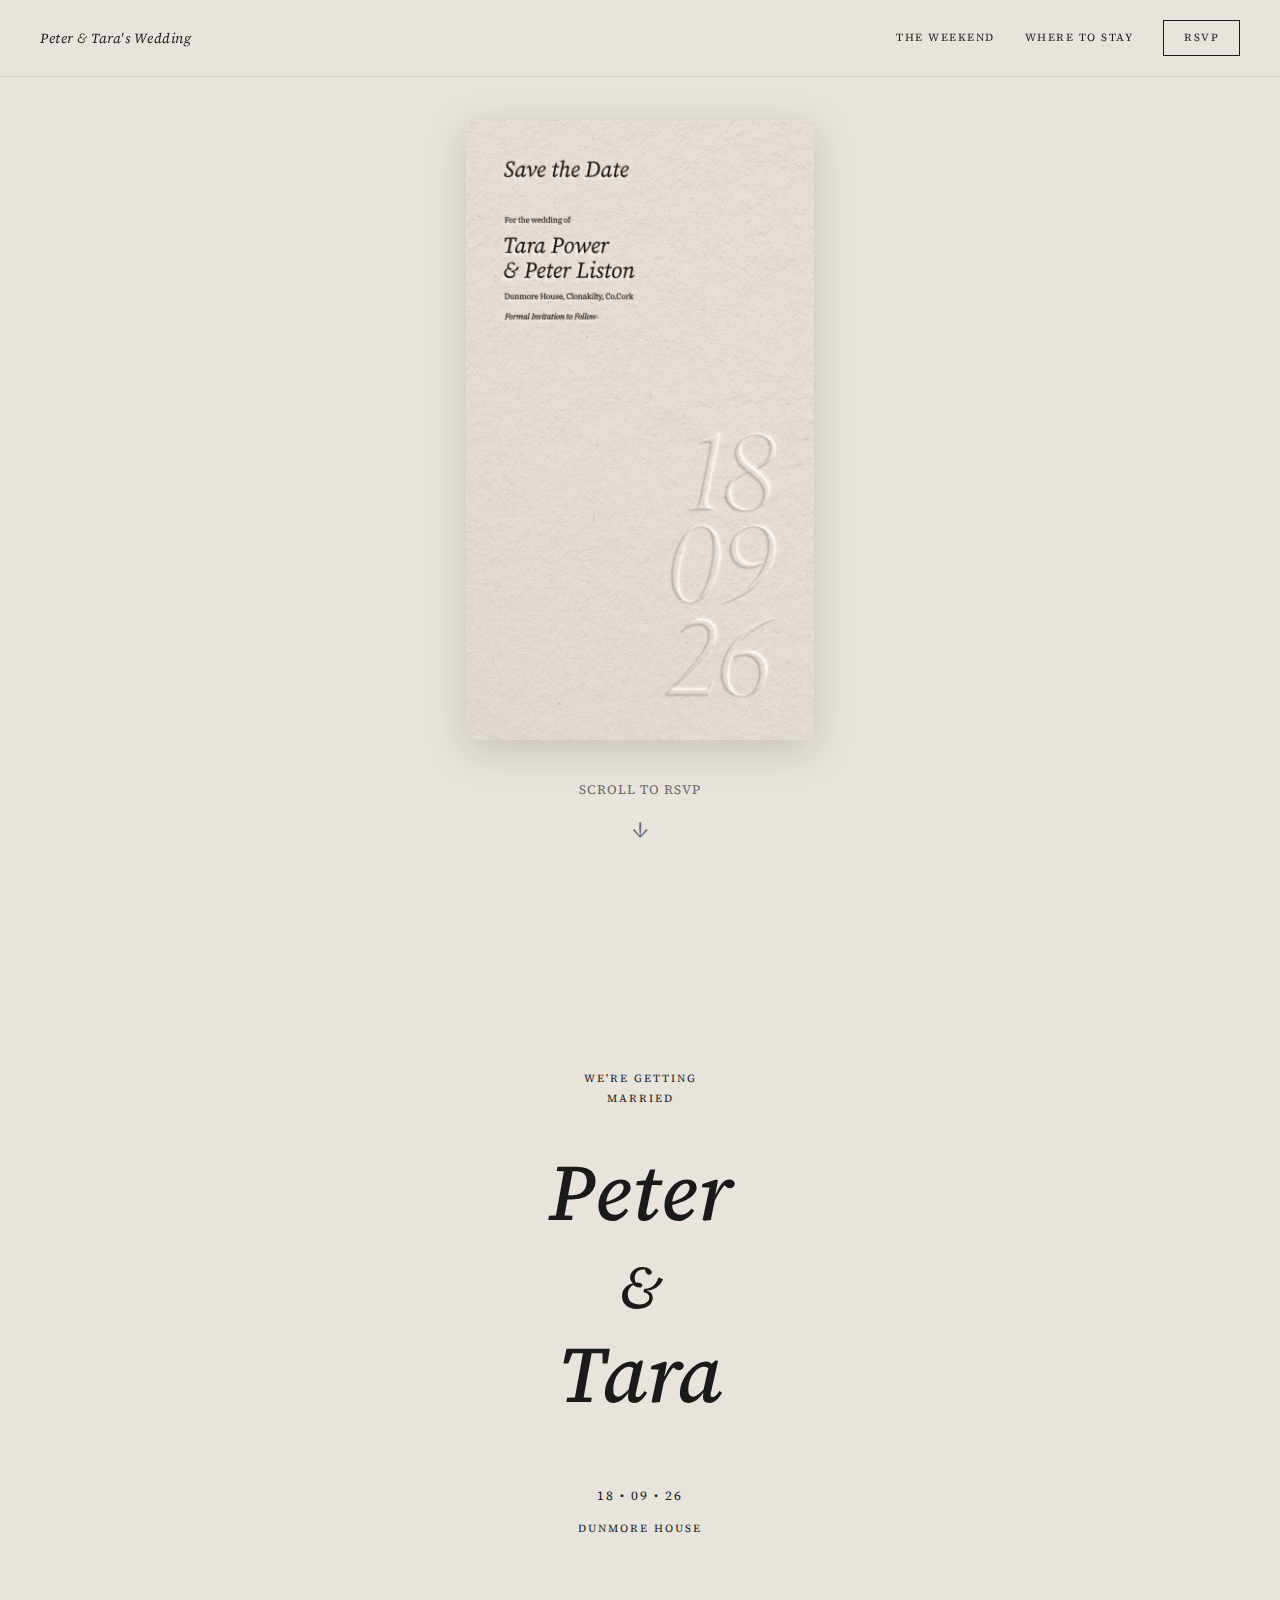
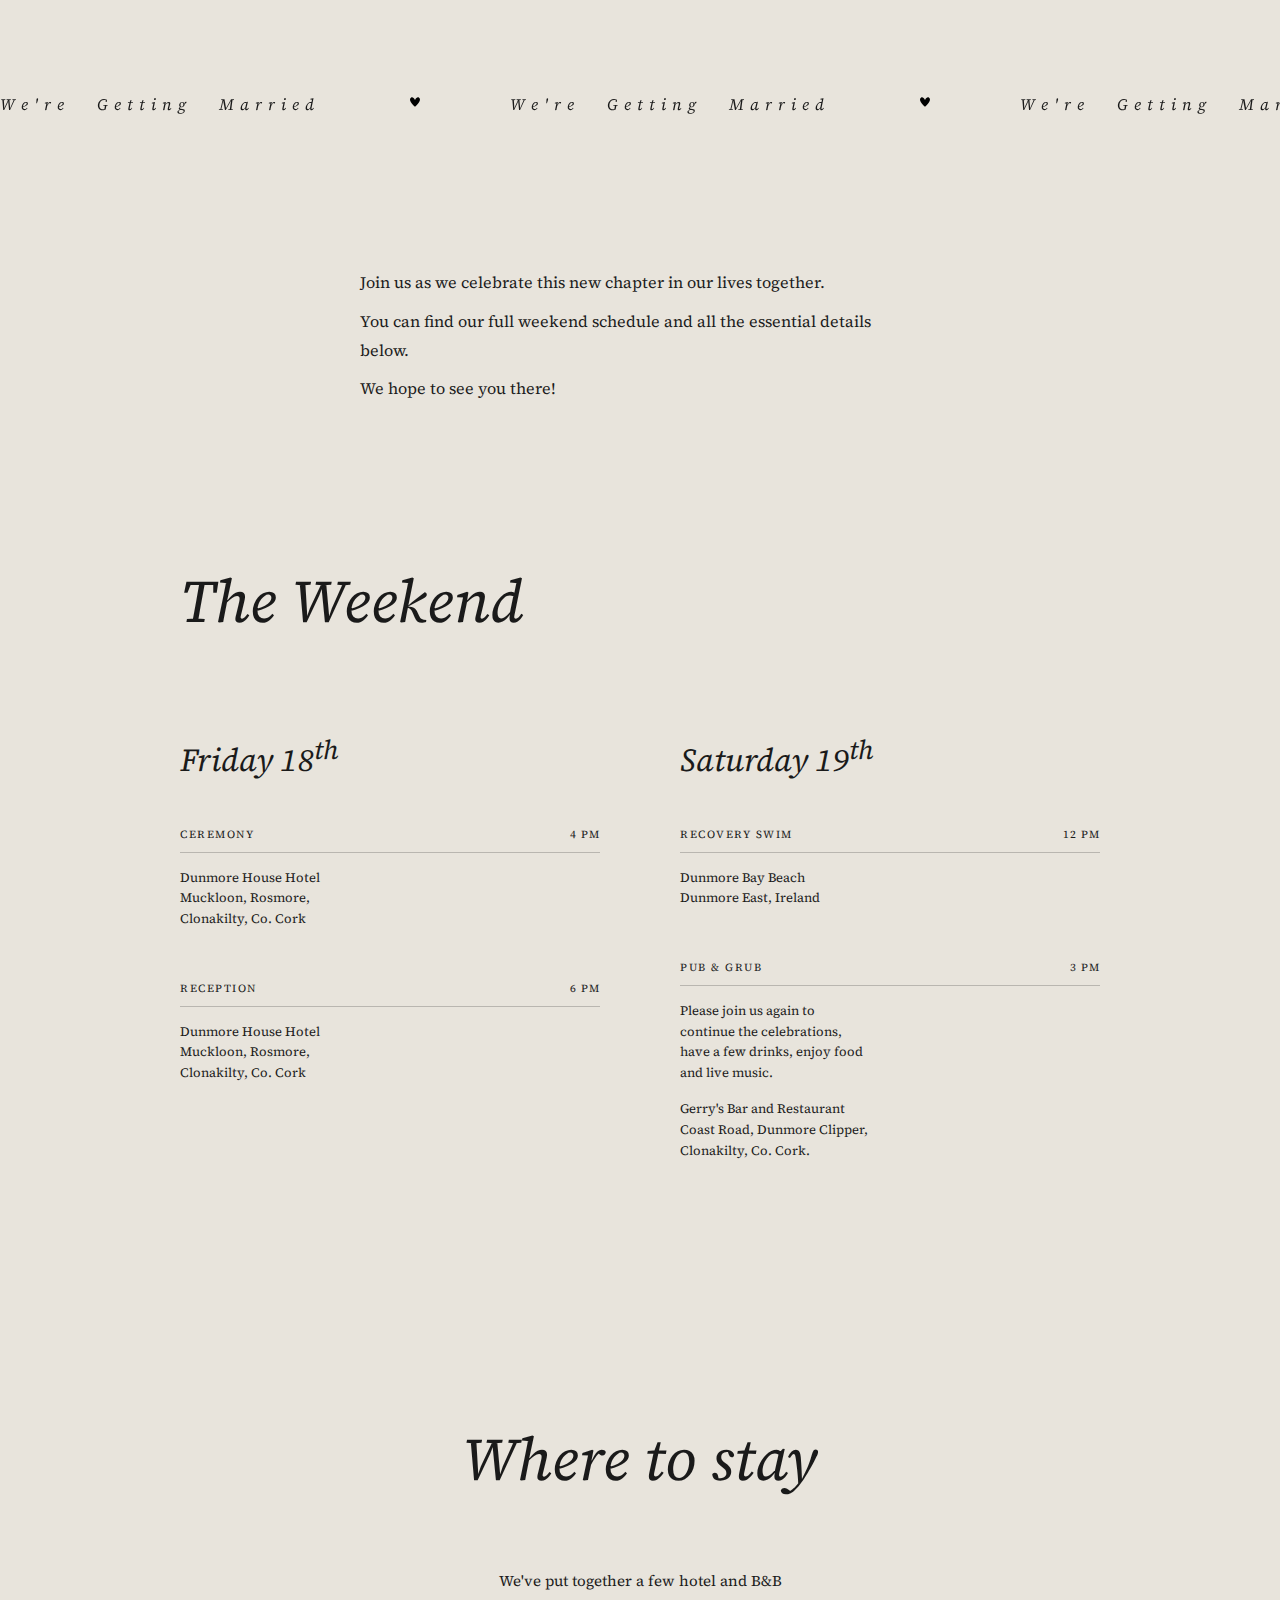
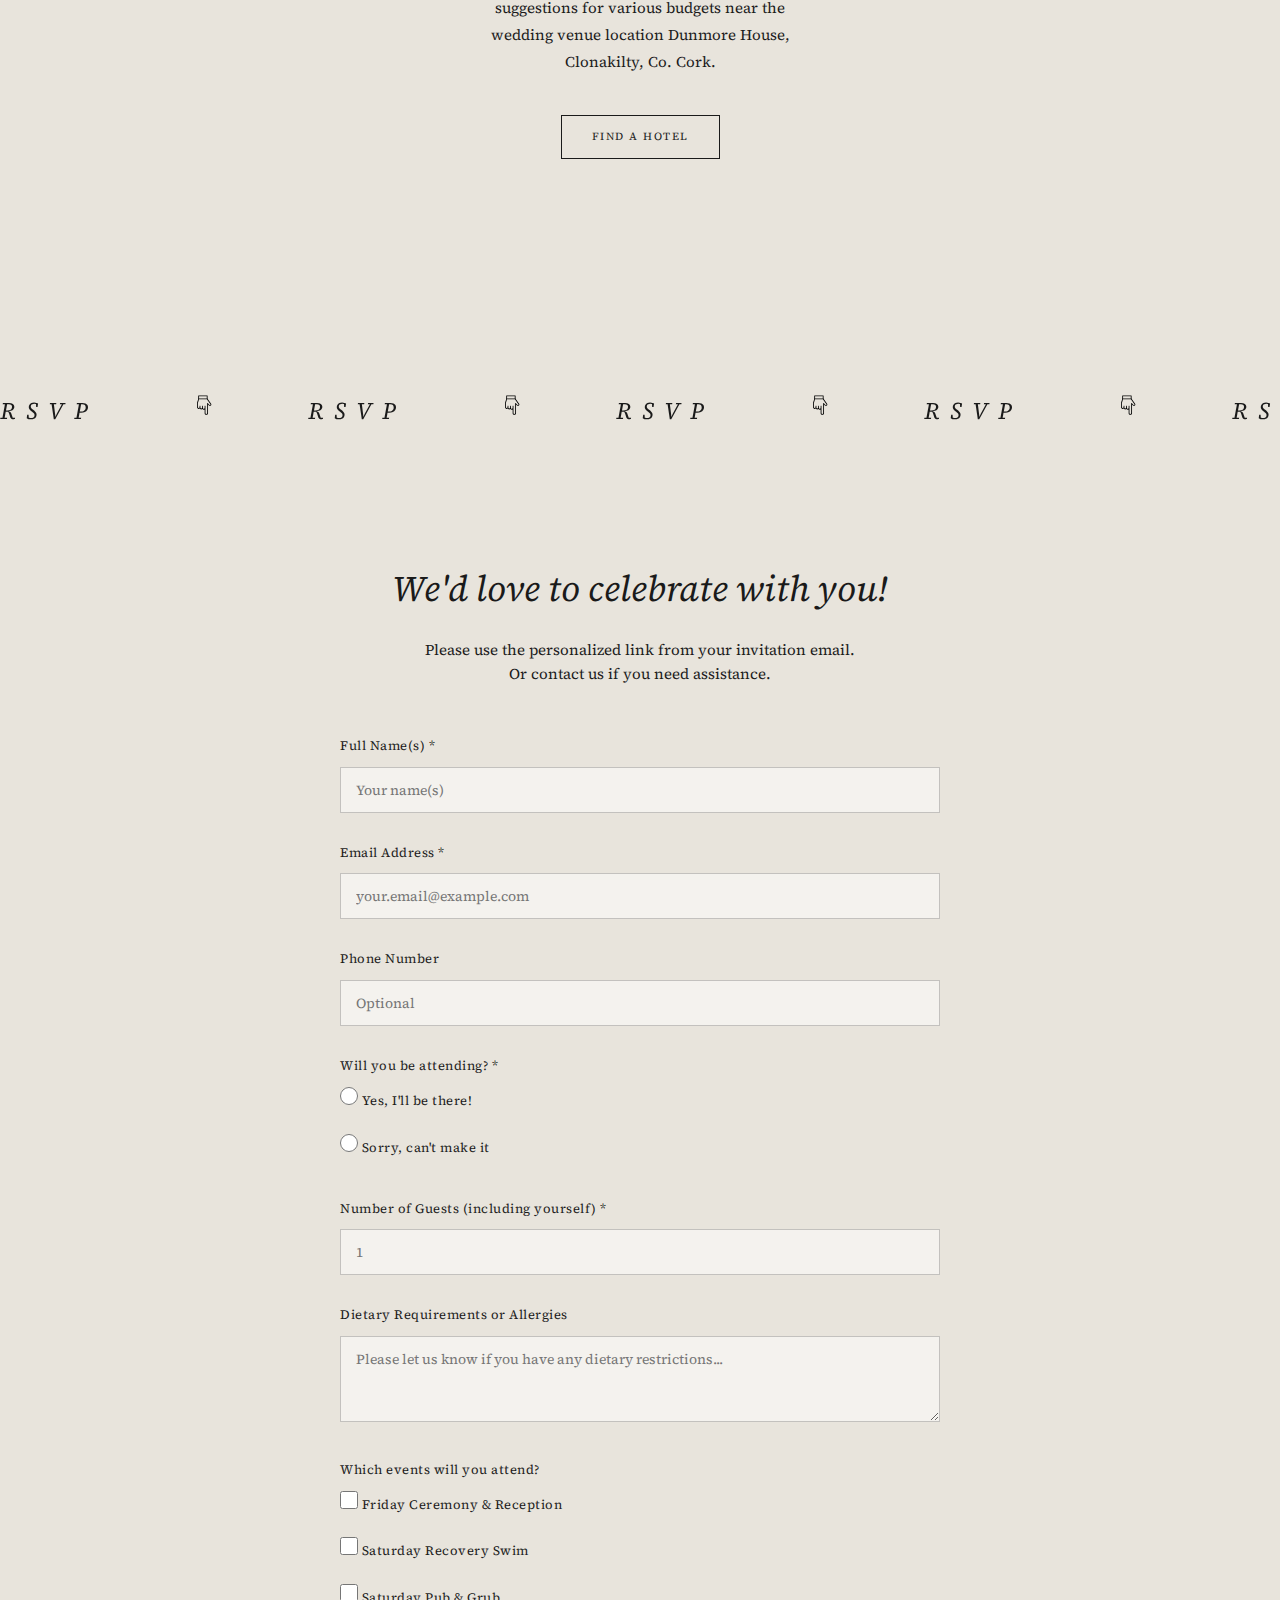
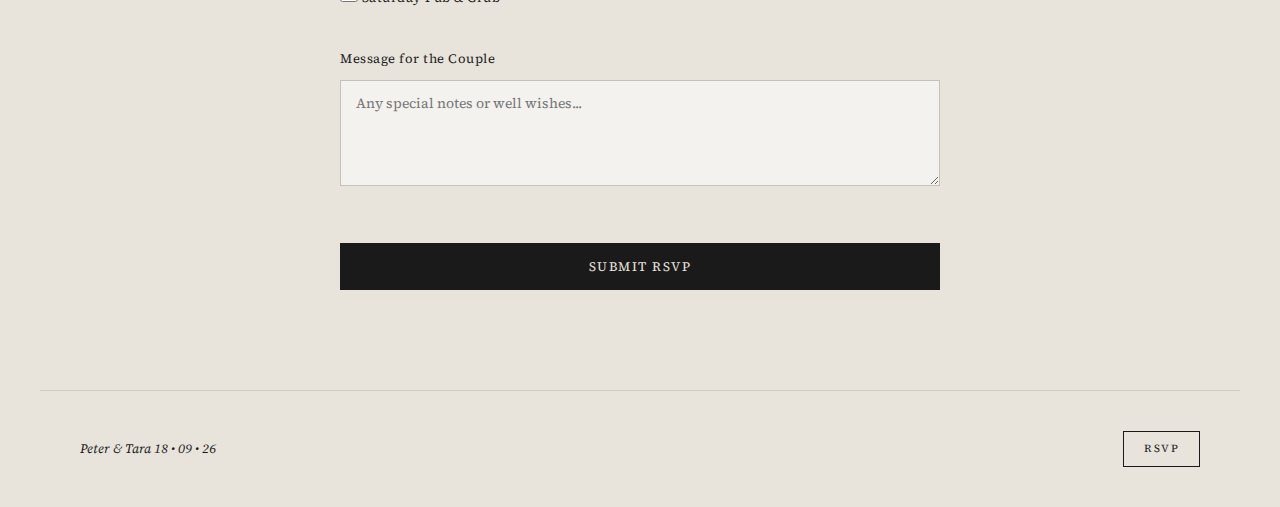
<file: index.html>
<!DOCTYPE html>
<html lang="en">
<head>
    <meta charset="UTF-8">
    <meta name="viewport" content="width=device-width, initial-scale=1.0">
    <title>Peter & Tara's Wedding - September 18, 2026</title>
    <link rel="stylesheet" href="styles.css?v=20260214-WAVE">
</head>
<body>
    <!-- Navigation -->
    <nav class="navbar">
        <div class="nav-brand">Peter & Tara's Wedding</div>
        <div class="nav-links">
            <a href="#weekend">THE WEEKEND</a>
            <a href="#stay">WHERE TO STAY</a>
            <a href="#rsvp" class="rsvp-button">RSVP</a>
        </div>
    </nav>

    <!-- Digital Invitation Section -->
    <section class="digital-invitation">
        <div class="invitation-container">
            <img src="invitation.png" alt="Peter & Tara's Wedding Invitation" class="invitation-image">
            <div class="scroll-hint">
                <span>Scroll to RSVP</span>
                <span class="scroll-arrow">↓</span>
            </div>
        </div>
    </section>

    <!-- Hero Section -->
    <section class="hero">
        <div class="hero-content">
            <p class="hero-subtitle">WE'RE GETTING<br>MARRIED</p>
            <h1 class="hero-names">
                Peter<br>
                <span class="ampersand">&</span><br>
                Tara
            </h1>
            <p class="hero-details">
                <span class="hero-date">18 • 09 • 26</span><br>
                <span class="hero-venue">DUNMORE HOUSE</span>
            </p>
        </div>
        
        <!-- Decorative Banner -->
        <div class="banner-container">
            <div class="banner">
                <span>W</span><span>e</span><span>'</span><span>r</span><span>e</span><span> </span><span>G</span><span>e</span><span>t</span><span>t</span><span>i</span><span>n</span><span>g</span><span> </span><span>M</span><span>a</span><span>r</span><span>r</span><span>i</span><span>e</span><span>d</span><span> </span>
                <img src="Links/TP_WEDDING_WEBSITE_HEART-02.svg" alt="heart" class="banner-heart">
                <span> </span><span>W</span><span>e</span><span>'</span><span>r</span><span>e</span><span> </span><span>G</span><span>e</span><span>t</span><span>t</span><span>i</span><span>n</span><span>g</span><span> </span><span>M</span><span>a</span><span>r</span><span>r</span><span>i</span><span>e</span><span>d</span><span> </span>
                <img src="Links/TP_WEDDING_WEBSITE_HEART-02.svg" alt="heart" class="banner-heart">
                <span> </span><span>W</span><span>e</span><span>'</span><span>r</span><span>e</span><span> </span><span>G</span><span>e</span><span>t</span><span>t</span><span>i</span><span>n</span><span>g</span><span> </span><span>M</span><span>a</span><span>r</span><span>r</span><span>i</span><span>e</span><span>d</span><span> </span>
                <img src="Links/TP_WEDDING_WEBSITE_HEART-02.svg" alt="heart" class="banner-heart">
                <span> </span><span>W</span><span>e</span><span>'</span><span>r</span><span>e</span><span> </span><span>G</span><span>e</span><span>t</span><span>t</span><span>i</span><span>n</span><span>g</span><span> </span><span>M</span><span>a</span><span>r</span><span>r</span><span>i</span><span>e</span><span>d</span><span> </span>
                <img src="Links/TP_WEDDING_WEBSITE_HEART-02.svg" alt="heart" class="banner-heart">
            </div>
        </div>

        <!-- Introduction Text -->
        <div class="intro-text">
            <p>Join us as we celebrate this new chapter in our lives together.</p>
            <p>You can find our full weekend schedule and all the essential details below.</p>
            <p>We hope to see you there!</p>
        </div>
    </section>

    <!-- The Weekend Section -->
    <section id="weekend" class="weekend-section">
        <div class="container">
            <h2 class="section-title">The Weekend</h2>
            
            <div class="schedule">
                <!-- Friday -->
                <div class="day-schedule">
                    <h3 class="day-title">Friday 18<sup>th</sup></h3>
                    
                    <div class="event">
                        <div class="event-header">
                            <span class="event-name">CEREMONY</span>
                            <span class="event-time">4 PM</span>
                        </div>
                        <p class="event-location">
                            Dunmore House Hotel<br>
                            Muckloon, Rosmore,<br>
                            Clonakilty, Co. Cork
                        </p>
                    </div>
                    
                    <div class="event">
                        <div class="event-header">
                            <span class="event-name">RECEPTION</span>
                            <span class="event-time">6 PM</span>
                        </div>
                        <p class="event-location">
                            Dunmore House Hotel<br>
                            Muckloon, Rosmore,<br>
                            Clonakilty, Co. Cork
                        </p>
                    </div>
                </div>
                
                <!-- Saturday -->
                <div class="day-schedule">
                    <h3 class="day-title">Saturday 19<sup>th</sup></h3>
                    
                    <div class="event">
                        <div class="event-header">
                            <span class="event-name">RECOVERY SWIM</span>
                            <span class="event-time">12 PM</span>
                        </div>
                        <p class="event-location">
                            Dunmore Bay Beach<br>
                            Dunmore East, Ireland
                        </p>
                    </div>
                    
                    <div class="event">
                        <div class="event-header">
                            <span class="event-name">PUB & GRUB</span>
                            <span class="event-time">3 PM</span>
                        </div>
                        <p class="event-description">
                            Please join us again to<br>
                            continue the celebrations,<br>
                            have a few drinks, enjoy food<br>
                            and live music.
                        </p>
                        <p class="event-location">
                            Gerry's Bar and Restaurant<br>
                            Coast Road, Dunmore Clipper,<br>
                            Clonakilty, Co. Cork.
                        </p>
                    </div>
                </div>
            </div>
        </div>
    </section>

    <!-- Where to Stay Section -->
    <section id="stay" class="stay-section">
        <div class="container">
            <h2 class="section-title">Where to stay</h2>
            <p class="stay-description">
                We've put together a few hotel and B&B<br>
                suggestions for various budgets near the<br>
                wedding venue location Dunmore House,<br>
                Clonakilty, Co. Cork.
            </p>
            <a href="#accommodations" class="button">FIND A HOTEL</a>
        </div>
    </section>

    <!-- RSVP Section -->
    <section id="rsvp" class="rsvp-section">
        <div class="rsvp-banner">
            <div class="rsvp-banner-content">
                <span>R</span><span>S</span><span>V</span><span>P</span><span> </span>
                <img src="Links/TP_WEDDING_WEBSITE_HAND-01.svg" alt="hand" class="rsvp-hand">
                <span> </span><span>R</span><span>S</span><span>V</span><span>P</span><span> </span>
                <img src="Links/TP_WEDDING_WEBSITE_HAND-01.svg" alt="hand" class="rsvp-hand">
                <span> </span><span>R</span><span>S</span><span>V</span><span>P</span><span> </span>
                <img src="Links/TP_WEDDING_WEBSITE_HAND-01.svg" alt="hand" class="rsvp-hand">
                <span> </span><span>R</span><span>S</span><span>V</span><span>P</span><span> </span>
                <img src="Links/TP_WEDDING_WEBSITE_HAND-01.svg" alt="hand" class="rsvp-hand">
                <span> </span><span>R</span><span>S</span><span>V</span><span>P</span><span> </span>
                <img src="Links/TP_WEDDING_WEBSITE_HAND-01.svg" alt="hand" class="rsvp-hand">
                <span> </span><span>R</span><span>S</span><span>V</span><span>P</span><span> </span>
                <img src="Links/TP_WEDDING_WEBSITE_HAND-01.svg" alt="hand" class="rsvp-hand">
            </div>
        </div>
        
        <div class="container">
            <div class="rsvp-form-container">
                <h2 class="rsvp-title">We'd love to celebrate with you!</h2>
                <p class="rsvp-subtitle">Please let us know if you can join us by filling out the form below.</p>
                
                <form id="rsvpForm" class="rsvp-form">
                    <div class="form-group">
                        <label for="name">Full Name(s) *</label>
                        <input type="text" id="name" name="name" required placeholder="Your name(s)">
                    </div>
                    
                    <div class="form-group">
                        <label for="email">Email Address *</label>
                        <input type="email" id="email" name="email" required placeholder="your.email@example.com">
                    </div>
                    
                    <div class="form-group">
                        <label for="phone">Phone Number</label>
                        <input type="tel" id="phone" name="phone" placeholder="Optional">
                    </div>
                    
                    <div class="form-group">
                        <label>Will you be attending? *</label>
                        <div class="radio-group">
                            <label class="radio-label">
                                <input type="radio" name="attending" value="Yes, I'll be there!" required>
                                <span>Yes, I'll be there!</span>
                            </label>
                            <label class="radio-label">
                                <input type="radio" name="attending" value="Sorry, can't make it">
                                <span>Sorry, can't make it</span>
                            </label>
                        </div>
                    </div>
                    
                    <div class="form-group">
                        <label for="guests">Number of Guests (including yourself) *</label>
                        <input type="number" id="guests" name="guests" min="0" max="10" required placeholder="1">
                    </div>
                    
                    <div class="form-group">
                        <label for="dietary">Dietary Requirements or Allergies</label>
                        <textarea id="dietary" name="dietary" rows="3" placeholder="Please let us know if you have any dietary restrictions..."></textarea>
                    </div>
                    
                    <div class="form-group">
                        <label>Which events will you attend?</label>
                        <div class="checkbox-group">
                            <label class="checkbox-label">
                                <input type="checkbox" name="events" value="Friday Ceremony & Reception">
                                <span>Friday Ceremony & Reception</span>
                            </label>
                            <label class="checkbox-label">
                                <input type="checkbox" name="events" value="Saturday Recovery Swim">
                                <span>Saturday Recovery Swim</span>
                            </label>
                            <label class="checkbox-label">
                                <input type="checkbox" name="events" value="Saturday Pub & Grub">
                                <span>Saturday Pub & Grub</span>
                            </label>
                        </div>
                    </div>
                    
                    <div class="form-group">
                        <label for="message">Message for the Couple</label>
                        <textarea id="message" name="message" rows="4" placeholder="Any special notes or well wishes..."></textarea>
                    </div>
                    
                    <button type="submit" class="submit-button">Submit RSVP</button>
                    <div id="formMessage" class="form-message"></div>
                </form>
            </div>
        </div>
    </section>

    <!-- Footer -->
    <footer class="footer">
        <p>Peter & Tara 18 • 09 • 26</p>
        <a href="#rsvp" class="footer-rsvp">RSVP</a>
    </footer>

    <script src="script.js"></script>
</body>
</html>
</file>
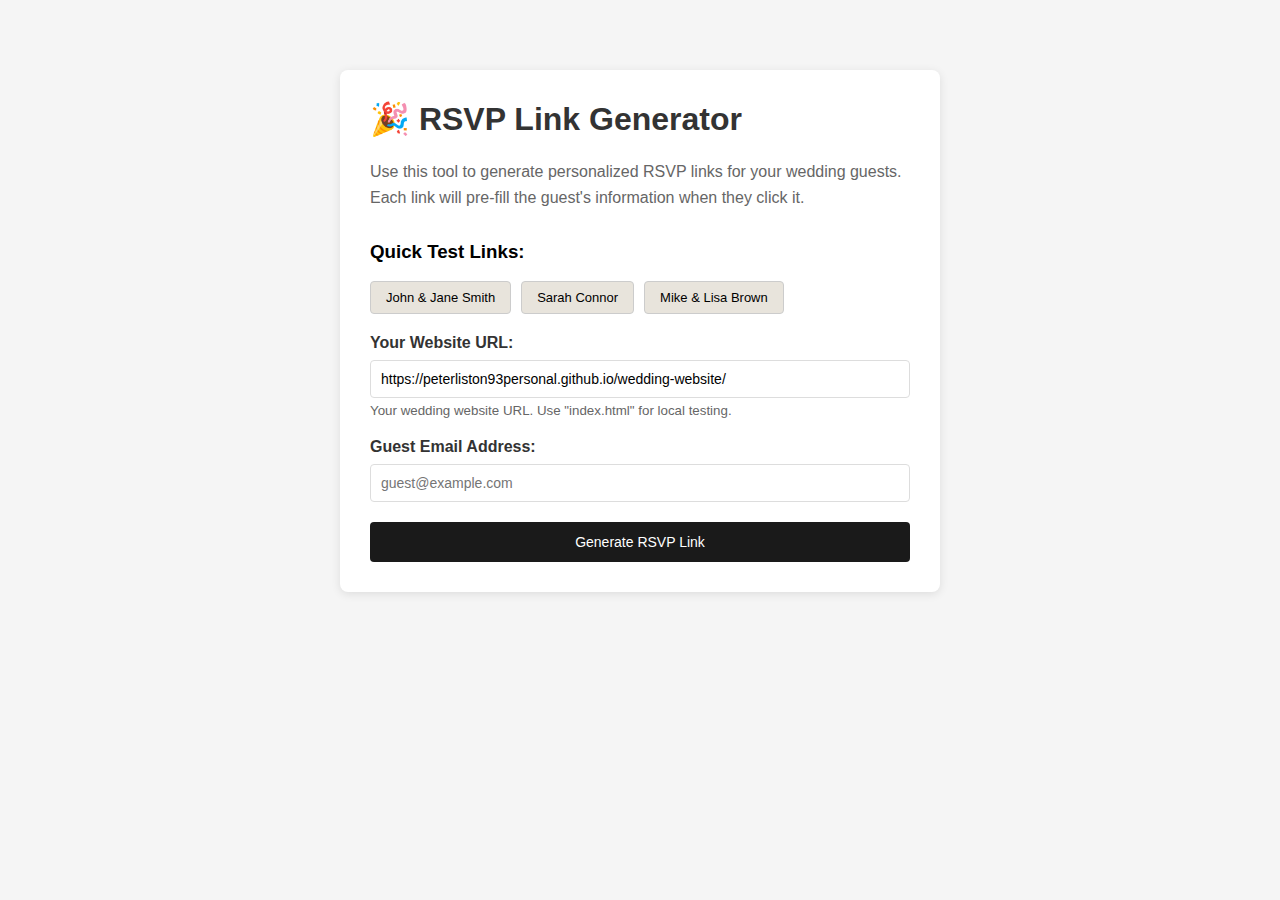
<file: link-generator.html>
<!DOCTYPE html>
<html lang="en">
<head>
    <meta charset="UTF-8">
    <meta name="viewport" content="width=device-width, initial-scale=1.0">
    <title>RSVP Testing Tool</title>
    <style>
        body {
            font-family: Arial, sans-serif;
            max-width: 600px;
            margin: 50px auto;
            padding: 20px;
            background-color: #f5f5f5;
        }
        .container {
            background: white;
            padding: 30px;
            border-radius: 8px;
            box-shadow: 0 2px 10px rgba(0,0,0,0.1);
        }
        h1 {
            color: #333;
            margin-top: 0;
        }
        .description {
            color: #666;
            margin-bottom: 30px;
            line-height: 1.6;
        }
        .form-group {
            margin-bottom: 20px;
        }
        label {
            display: block;
            margin-bottom: 8px;
            font-weight: bold;
            color: #333;
        }
        input, select {
            width: 100%;
            padding: 10px;
            border: 1px solid #ddd;
            border-radius: 4px;
            font-size: 14px;
            box-sizing: border-box;
        }
        button {
            background-color: #1a1a1a;
            color: white;
            padding: 12px 30px;
            border: none;
            border-radius: 4px;
            cursor: pointer;
            font-size: 14px;
            width: 100%;
        }
        button:hover {
            background-color: #333;
        }
        .link-output {
            margin-top: 30px;
            padding: 20px;
            background-color: #f9f9f9;
            border-radius: 4px;
            border: 1px solid #ddd;
            display: none;
        }
        .link-output.show {
            display: block;
        }
        .generated-link {
            word-break: break-all;
            color: #0066cc;
            font-size: 14px;
            margin: 10px 0;
        }
        .copy-button {
            background-color: #4CAF50;
            margin-top: 10px;
            width: auto;
            padding: 8px 20px;
        }
        .copy-button:hover {
            background-color: #45a049;
        }
        .test-button {
            background-color: #2196F3;
            margin-top: 10px;
            width: auto;
            padding: 8px 20px;
            margin-left: 10px;
        }
        .test-button:hover {
            background-color: #0b7dda;
        }
        .success-message {
            color: #4CAF50;
            margin-top: 10px;
            display: none;
        }
        .success-message.show {
            display: block;
        }
        .preset-guests {
            display: flex;
            gap: 10px;
            margin-bottom: 20px;
            flex-wrap: wrap;
        }
        .preset-guest {
            padding: 8px 15px;
            background-color: #e8e4dc;
            border: 1px solid #ccc;
            border-radius: 4px;
            cursor: pointer;
            font-size: 13px;
        }
        .preset-guest:hover {
            background-color: #d8d4cc;
        }
    </style>
</head>
<body>
    <div class="container">
        <h1>🎉 RSVP Link Generator</h1>
        <p class="description">
            Use this tool to generate personalized RSVP links for your wedding guests. 
            Each link will pre-fill the guest's information when they click it.
        </p>

        <h3>Quick Test Links:</h3>
        <div class="preset-guests">
            <div class="preset-guest" onclick="fillPreset('john@example.com')">John & Jane Smith</div>
            <div class="preset-guest" onclick="fillPreset('sarah@example.com')">Sarah Connor</div>
            <div class="preset-guest" onclick="fillPreset('mike@example.com')">Mike & Lisa Brown</div>
        </div>

        <div class="form-group">
            <label for="websiteUrl">Your Website URL:</label>
            <input type="text" id="websiteUrl" placeholder="https://yourwebsite.com" value="https://peterliston93personal.github.io/wedding-website/">
            <small style="color: #666; display: block; margin-top: 5px;">
                Your wedding website URL. Use "index.html" for local testing.
            </small>
        </div>

        <div class="form-group">
            <label for="guestEmail">Guest Email Address:</label>
            <input type="email" id="guestEmail" placeholder="guest@example.com" required>
        </div>

        <button onclick="generateLink()">Generate RSVP Link</button>

        <div id="linkOutput" class="link-output">
            <h3>Personalized RSVP Link:</h3>
            <div class="generated-link" id="generatedLink"></div>
            <button class="copy-button" onclick="copyLink()">📋 Copy Link</button>
            <button class="test-button" onclick="openLink()">🔗 Open in Browser</button>
            <div id="successMessage" class="success-message">✓ Link copied to clipboard!</div>
        </div>
    </div>

    <script>
        function fillPreset(email) {
            document.getElementById('guestEmail').value = email;
            generateLink();
        }

        function generateLink() {
            const websiteUrl = document.getElementById('websiteUrl').value.trim();
            const guestEmail = document.getElementById('guestEmail').value.trim();
            
            if (!guestEmail) {
                alert('Please enter a guest email address');
                return;
            }

            const link = `${websiteUrl}?email=${encodeURIComponent(guestEmail)}`;
            
            document.getElementById('generatedLink').textContent = link;
            document.getElementById('linkOutput').classList.add('show');
            document.getElementById('successMessage').classList.remove('show');
        }

        function copyLink() {
            const link = document.getElementById('generatedLink').textContent;
            navigator.clipboard.writeText(link).then(() => {
                document.getElementById('successMessage').classList.add('show');
                setTimeout(() => {
                    document.getElementById('successMessage').classList.remove('show');
                }, 3000);
            });
        }

        function openLink() {
            const link = document.getElementById('generatedLink').textContent;
            window.open(link, '_blank');
        }

        // Generate link on Enter key
        document.getElementById('guestEmail').addEventListener('keypress', (e) => {
            if (e.key === 'Enter') {
                generateLink();
            }
        });
    </script>
</body>
</html>
</file>
<file: styles.css>
/* Import Fonts */
@font-face {
    font-family: 'Source Serif 4';
    src: url('Fonts/static/SourceSerif4-Regular.ttf') format('truetype');
    font-weight: 400;
    font-style: normal;
}

@font-face {
    font-family: 'Source Serif 4';
    src: url('Fonts/static/SourceSerif4-Italic.ttf') format('truetype');
    font-weight: 400;
    font-style: italic;
}

@font-face {
    font-family: 'Source Serif 4';
    src: url('Fonts/static/SourceSerif4-Medium.ttf') format('truetype');
    font-weight: 500;
    font-style: normal;
}

@font-face {
    font-family: 'Source Serif 4';
    src: url('Fonts/static/SourceSerif4-MediumItalic.ttf') format('truetype');
    font-weight: 500;
    font-style: italic;
}

@font-face {
    font-family: 'Source Serif 4';
    src: url('Fonts/static/SourceSerif4-SemiBold.ttf') format('truetype');
    font-weight: 600;
    font-style: normal;
}

/* Reset and Base Styles */
* {
    margin: 0;
    padding: 0;
    box-sizing: border-box;
}

html {
    scroll-behavior: smooth;
}

body {
    font-family: 'Source Serif 4', serif;
    background-color: #E8E4DC;
    color: #1a1a1a;
    line-height: 1.6;
    overflow-x: hidden;
}

/* Navigation */
.navbar {
    position: fixed;
    top: 0;
    left: 0;
    right: 0;
    background-color: rgba(232, 228, 220, 0.95);
    padding: 20px 40px;
    display: flex;
    justify-content: space-between;
    align-items: center;
    z-index: 1000;
    border-bottom: 1px solid rgba(0, 0, 0, 0.1);
}

/* Digital Invitation Section */
.digital-invitation {
    min-height: 100vh;
    display: flex;
    flex-direction: column;
    justify-content: center;
    align-items: center;
    padding: 100px 20px 60px;
    background-color: #E8E4DC;
}

.invitation-container {
    max-width: 1400px;
    width: 100%;
    display: flex;
    flex-direction: column;
    align-items: center;
}

.invitation-image {
    width: 85%;
    max-width: 450px;
    height: auto;
    box-shadow: 0 10px 40px rgba(0, 0, 0, 0.15);
    border-radius: 8px;
    margin-bottom: 40px;
}

.scroll-hint {
    display: flex;
    flex-direction: column;
    align-items: center;
    gap: 10px;
    color: #666;
    font-size: 13px;
    letter-spacing: 1px;
    text-transform: uppercase;
    animation: fadeInOut 2s ease-in-out infinite;
}

.scroll-arrow {
    font-size: 24px;
    animation: bounce 2s ease-in-out infinite;
}

@keyframes fadeInOut {
    0%, 100% { opacity: 0.5; }
    50% { opacity: 1; }
}

@keyframes bounce {
    0%, 100% { transform: translateY(0); }
    50% { transform: translateY(10px); }
}

/* Digital Invitation Section */
.invitation-section {
    padding-top: 90px;
    padding-bottom: 20px;
    display: flex;
    justify-content: center;
    align-items: center;
    background-color: #E8E4DC;
}

.invitation-container {
    text-align: center;
    max-width: 450px;
    padding: 10px;
}

.invitation-image {
    max-width: 100%;
    height: auto;
    box-shadow: 0 10px 40px rgba(0, 0, 0, 0.15);
    border-radius: 4px;
    transition: transform 0.3s ease;
    animation: revealInvitation 2s ease-out;
}

@keyframes revealInvitation {
    0% {
        transform: scale(1.5) translateY(-50px);
        opacity: 0;
    }
    50% {
        transform: scale(1.2);
        opacity: 1;
    }
    100% {
        transform: scale(1);
        opacity: 1;
    }
}

.invitation-image:hover {
    transform: scale(1.02);
}

.invitation-scroll-hint {
    margin-top: 30px;
    font-size: 14px;
    font-style: italic;
    color: rgba(0, 0, 0, 0.6);
    letter-spacing: 0.5px;
    animation: bounceHint 2s infinite, fadeIn 2.5s ease-in;
}

@keyframes fadeIn {
    0% {
        opacity: 0;
    }
    70% {
        opacity: 0;
    }
    100% {
        opacity: 1;
    }
}

@keyframes bounceHint {
    0%, 20%, 50%, 80%, 100% {
        transform: translateY(0);
    }
    40% {
        transform: translateY(-10px);
    }
    60% {
        transform: translateY(-5px);
    }
}

/* Navigation */

.nav-brand {
    font-size: 14px;
    font-style: italic;
    letter-spacing: 0.5px;
}

.nav-links {
    display: flex;
    gap: 30px;
    align-items: center;
}

.nav-links a {
    text-decoration: none;
    color: #1a1a1a;
    font-size: 11px;
    letter-spacing: 1.5px;
    text-transform: uppercase;
    transition: opacity 0.3s ease;
    font-weight: 400;
}

.nav-links a:hover {
    opacity: 0.6;
}

.rsvp-button {
    border: 1px solid #1a1a1a;
    padding: 8px 20px;
    transition: all 0.3s ease;
}

.rsvp-button:hover {
    background-color: #1a1a1a;
    color: #E8E4DC;
    opacity: 1;
}

/* Digital Invitation Section */
.invitation-section {
    padding-top: 80px;
    padding-bottom: 60px;
    display: flex;
    justify-content: center;
    align-items: center;
    min-height: 100vh;
    background-color: #E8E4DC;
}

.invitation-container {
    text-align: center;
    max-width: 450px;
    padding: 20px;
}

.invitation-image {
    max-width: 100%;
    height: auto;
    box-shadow: 0 10px 40px rgba(0, 0, 0, 0.15);
    border-radius: 4px;
    transition: transform 0.3s ease;
}

.invitation-image:hover {
    transform: scale(1.02);
}

.invitation-scroll-hint {
    margin-top: 30px;
    font-size: 14px;
    font-style: italic;
    color: rgba(0, 0, 0, 0.6);
    letter-spacing: 0.5px;
    animation: bounce 2s infinite;
}

@keyframes bounce {
    0%, 20%, 50%, 80%, 100% {
        transform: translateY(0);
    }
    40% {
        transform: translateY(-10px);
    }
    60% {
        transform: translateY(-5px);
    }
}

/* Hero Section */
.hero {
    padding-top: 100px;
    text-align: center;
    min-height: 100vh;
    display: flex;
    flex-direction: column;
    justify-content: center;
    align-items: center;
}

.hero-content {
    padding: 40px 20px;
}

.hero-subtitle {
    font-size: 11px;
    letter-spacing: 2px;
    text-transform: uppercase;
    margin-bottom: 40px;
    line-height: 1.8;
}

.hero-names {
    font-size: 80px;
    font-style: italic;
    font-weight: 500;
    line-height: 1.1;
    margin: 40px 0;
}

.ampersand {
    font-size: 60px;
    display: inline-block;
    margin: 10px 0;
}

.hero-details {
    margin-top: 60px;
    line-height: 2;
}

.hero-date {
    font-size: 13px;
    letter-spacing: 2px;
}

.hero-venue {
    font-size: 11px;
    letter-spacing: 2px;
    text-transform: uppercase;
}

/* Banner */
.banner-container {
    width: 100%;
    overflow: hidden;
    margin: 60px 0;
    padding: 50px 0;
    position: relative;
}

.banner {
    display: inline-flex;
    align-items: baseline;
    gap: 0px;
    white-space: nowrap;
    animation: marquee 80s linear infinite;
    will-change: transform;
}

.banner > * {
    font-size: 16px;
    font-style: italic;
    letter-spacing: 2px;
    display: inline-block;
    animation: smoothWave 3s ease-in-out infinite;
    margin-right: 4px;
}

.banner > span {
    min-width: 2px;
}

.banner-heart {
    width: 16px;
    height: 16px;
    display: inline-block;
    animation: smoothWave 3s ease-in-out infinite;
    margin: 0 60px;
}

@keyframes marquee {
    0% {
        transform: translate3d(0, 0, 0);
    }
    100% {
        transform: translate3d(-50%, 0, 0);
    }
}

@keyframes smoothWave {
    0% {
        transform: translateY(0px);
    }
    50% {
        transform: translateY(-35px);
    }
    100% {
        transform: translateY(0px);
    }
}

/* Intro Text */
.intro-text {
    max-width: 600px;
    margin: 40px auto;
    padding: 0 20px;
    text-align: left;
    font-size: 16px;
    line-height: 1.8;
}

.intro-text p {
    margin-bottom: 10px;
}

/* Container */
.container {
    max-width: 1000px;
    margin: 0 auto;
    padding: 0 40px;
}

/* Section Titles */
.section-title {
    font-size: 60px;
    font-style: italic;
    font-weight: 400;
    margin-bottom: 60px;
}

/* Weekend Section */
.weekend-section {
    padding: 100px 0;
}

.schedule {
    display: grid;
    grid-template-columns: 1fr 1fr;
    gap: 80px;
    margin-top: 80px;
}

.day-title {
    font-size: 32px;
    font-style: italic;
    font-weight: 400;
    margin-bottom: 40px;
}

.event {
    margin-bottom: 50px;
}

.event-header {
    display: flex;
    justify-content: space-between;
    align-items: baseline;
    margin-bottom: 15px;
    border-bottom: 1px solid rgba(0, 0, 0, 0.2);
    padding-bottom: 8px;
}

.event-name {
    font-size: 11px;
    letter-spacing: 1.5px;
    text-transform: uppercase;
    font-weight: 400;
}

.event-time {
    font-size: 11px;
    letter-spacing: 1px;
}

.event-location,
.event-description {
    font-size: 13px;
    line-height: 1.6;
    margin-top: 10px;
}

.event-description {
    margin-bottom: 15px;
}

/* Stay Section */
.stay-section {
    padding: 100px 0;
    text-align: center;
}

.stay-description {
    font-size: 15px;
    line-height: 1.8;
    margin-bottom: 40px;
}

.button {
    display: inline-block;
    padding: 12px 30px;
    border: 1px solid #1a1a1a;
    text-decoration: none;
    color: #1a1a1a;
    font-size: 11px;
    letter-spacing: 1.5px;
    text-transform: uppercase;
    transition: all 0.3s ease;
}

.button:hover {
    background-color: #1a1a1a;
    color: #E8E4DC;
}

/* RSVP Section */
.rsvp-section {
    padding: 80px 0 100px;
}

.rsvp-banner {
    width: 100%;
    overflow: hidden;
    margin-bottom: 80px;
    padding: 50px 0;
}

.rsvp-banner-content {
    display: inline-flex;
    align-items: baseline;
    gap: 0px;
    white-space: nowrap;
    animation: marquee 80s linear infinite;
    will-change: transform;
}

.rsvp-banner-content > * {
    font-size: 24px;
    font-style: italic;
    letter-spacing: 4px;
    display: inline-block;
    animation: smoothWaveRsvp 3s ease-in-out infinite;
    margin-right: 6px;
}

.rsvp-hand {
    width: 30px;
    height: 30px;
    display: inline-block;
    animation: smoothWaveRsvp 3s ease-in-out infinite;
    margin: 0 60px;
}

@keyframes smoothWaveRsvp {
    0% {
        transform: translateY(0px);
    }
    50% {
        transform: translateY(-40px);
    }
    100% {
        transform: translateY(0px);
    }
}

.rsvp-form-container {
    max-width: 600px;
    margin: 0 auto;
    text-align: center;
}

.rsvp-title {
    font-size: 36px;
    font-style: italic;
    font-weight: 400;
    margin-bottom: 20px;
}

.rsvp-subtitle {
    font-size: 15px;
    margin-bottom: 50px;
    line-height: 1.6;
}

/* Form Styles */
.rsvp-form {
    text-align: left;
}

.form-group {
    margin-bottom: 30px;
}

.form-group label {
    display: block;
    font-size: 13px;
    margin-bottom: 10px;
    letter-spacing: 0.5px;
}

.form-group input[type="text"],
.form-group input[type="email"],
.form-group input[type="tel"],
.form-group input[type="number"],
.form-group textarea {
    width: 100%;
    padding: 12px 15px;
    border: 1px solid rgba(0, 0, 0, 0.2);
    background-color: rgba(255, 255, 255, 0.5);
    font-family: 'Source Serif 4', serif;
    font-size: 14px;
    transition: border-color 0.3s ease;
}

.form-group input:focus,
.form-group textarea:focus {
    outline: none;
    border-color: #1a1a1a;
}

.form-group textarea {
    resize: vertical;
}

.radio-group,
.checkbox-group {
    display: flex;
    flex-direction: column;
    gap: 12px;
}

.radio-label,
.checkbox-label {
    display: flex;
    align-items: center;
    gap: 10px;
    cursor: pointer;
    font-size: 14px;
}

.radio-label input[type="radio"],
.checkbox-label input[type="checkbox"] {
    width: 18px;
    height: 18px;
    cursor: pointer;
}

.submit-button {
    width: 100%;
    padding: 15px;
    background-color: #1a1a1a;
    color: #E8E4DC;
    border: none;
    font-family: 'Source Serif 4', serif;
    font-size: 13px;
    letter-spacing: 1.5px;
    text-transform: uppercase;
    cursor: pointer;
    transition: all 0.3s ease;
    margin-top: 20px;
}

.submit-button:hover {
    background-color: #333;
}

.submit-button:disabled {
    background-color: #999;
    cursor: not-allowed;
}

.form-message {
    margin-top: 20px;
    padding: 15px;
    text-align: center;
    border-radius: 4px;
    font-size: 14px;
    display: none;
}

.form-message.success {
    background-color: #d4edda;
    color: #155724;
    border: 1px solid #c3e6cb;
    display: block;
}

.form-message.error {
    background-color: #f8d7da;
    color: #721c24;
    border: 1px solid #f5c6cb;
    display: block;
}

/* Footer */
.footer {
    border-top: 1px solid rgba(0, 0, 0, 0.1);
    padding: 40px;
    text-align: center;
    display: flex;
    justify-content: space-between;
    align-items: center;
    max-width: 1200px;
    margin: 0 auto;
}

.footer p {
    font-size: 13px;
    font-style: italic;
}

.footer-rsvp {
    text-decoration: none;
    color: #1a1a1a;
    font-size: 11px;
    letter-spacing: 1.5px;
    text-transform: uppercase;
    border: 1px solid #1a1a1a;
    padding: 8px 20px;
    transition: all 0.3s ease;
}

.footer-rsvp:hover {
    background-color: #1a1a1a;
    color: #E8E4DC;
}

/* Responsive Design */
@media (max-width: 768px) {
    .navbar {
        padding: 15px 20px;
        flex-direction: column;
        gap: 15px;
    }
    
    .nav-links {
        gap: 15px;
    }
    
    .invitation-section {
        padding-top: 80px;
        padding-bottom: 20px;
    }
    
    .invitation-container {
        padding: 10px;
        max-width: 90%;
    }
    
    .invitation-scroll-hint {
        font-size: 12px;
    }
    
    .hero-names {
        font-size: 60px;
    }
    
    .ampersand {
        font-size: 45px;
    }
    
    .section-title {
        font-size: 40px;
    }
    
    .schedule {
        grid-template-columns: 1fr;
        gap: 60px;
    }
    
    .container {
        padding: 0 20px;
    }
    
    .footer {
        flex-direction: column;
        gap: 20px;
    }
    
    .banner-text,
    .rsvp-text {
        font-size: 12px;
    }
}

@media (max-width: 480px) {
    .hero-names {
        font-size: 48px;
    }
    
    .section-title {
        font-size: 32px;
    }
    
    .day-title {
        font-size: 24px;
    }
    
    .rsvp-title {
        font-size: 28px;
    }
}
</file>
